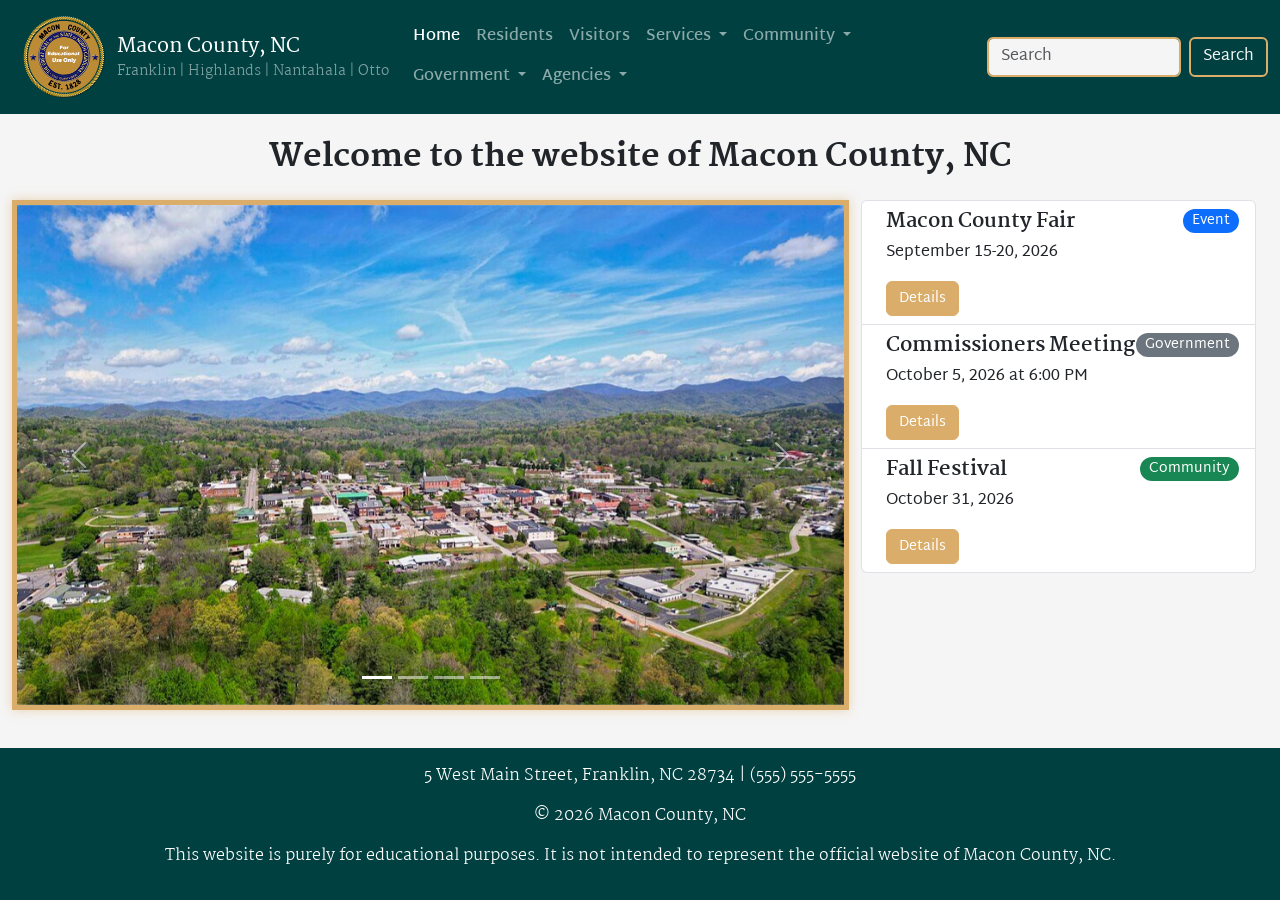
<file: index.html>
<!doctype html>
<html lang="en">
  <head>
    <meta charset="UTF-8" />
    <meta name="viewport" content="width=device-width, initial-scale=1.0" />
    <title>Home - Macon County, NC</title>
    <!-- Bootstrap CSS/JS -->
    <link
      href="https://cdn.jsdelivr.net/npm/bootstrap@5.3.8/dist/css/bootstrap.min.css"
      rel="stylesheet"
      integrity="sha384-sRIl4kxILFvY47J16cr9ZwB07vP4J8+LH7qKQnuqkuIAvNWLzeN8tE5YBujZqJLB"
      crossorigin="anonymous" />
    <script
      src="https://cdn.jsdelivr.net/npm/bootstrap@5.3.8/dist/js/bootstrap.bundle.min.js"
      integrity="sha384-FKyoEForCGlyvwx9Hj09JcYn3nv7wiPVlz7YYwJrWVcXK/BmnVDxM+D2scQbITxI"
      crossorigin="anonymous"
      defer></script>
    <!-- Google Fonts -->
    <link rel="preconnect" href="https://fonts.googleapis.com" />
    <link rel="preconnect" href="https://fonts.gstatic.com" crossorigin />
    <link
      href="https://fonts.googleapis.com/css2?family=Martel+Sans:wght@200;300;400;600;700;800;900&family=Martel:wght@200;300;400;600;700;800;900&display=swap"
      rel="stylesheet" />
    <!-- Custom CSS -->
    <link rel="stylesheet" href="./styles/main.css" />
    <link rel="stylesheet" href="./styles/home.css" />
    <!-- Favicon -->
    <link
      rel="icon"
      type="image/png"
      sizes="32x32"
      href=".images/favicon-32.png" />
  </head>
  <body class="container-fluid d-flex flex-column min-vh-100 px-0">
    <header>
      <!-- Navigation Bar -->
      <nav class="navbar navbar-expand-lg navbar-dark" aria-label="navigation">
        <div class="container-fluid">
          <a class="navbar-brand d-flex" href="/">
            <img
              src="./images/mock-macon-county-north-carolina.png"
              alt="Macon County, NC Seal"
              class="nav-logo"
              width="105" />
            <div class="d-flex flex-column justify-content-center">
              <span id="navTitle">Macon County, NC</span>
              <span id="navSubtitle" class="d-block text-white-50"
                >Franklin | Highlands | Nantahala | Otto</span
              >
            </div>
          </a>
          <button
            class="navbar-toggler"
            type="button"
            data-bs-toggle="collapse"
            data-bs-target="#navbarSupportedContent"
            aria-controls="navbarSupportedContent"
            aria-expanded="false"
            aria-label="Toggle navigation">
            <span class="navbar-toggler-icon"></span>
          </button>
          <div class="collapse navbar-collapse" id="navbarSupportedContent">
            <ul
              class="navbar-nav flex-wrap me-auto mb-2 mb-lg-0 martel-sans-semibold">
              <li class="nav-item">
                <a class="nav-link active" aria-current="page" href="/">Home</a>
              </li>
              <li class="nav-item">
                <a class="nav-link" href="./residents/">Residents</a>
              </li>
              <li class="nav-item">
                <a class="nav-link" href="./visitors/">Visitors</a>
              </li>
              <!-- Services Dropdown -->
              <li class="nav-item dropdown">
                <a
                  class="nav-link dropdown-toggle"
                  href="#"
                  role="button"
                  data-bs-toggle="dropdown"
                  aria-expanded="false">
                  Services
                </a>
                <ul class="dropdown-menu">
                  <li>
                    <a class="dropdown-item" href="./services/">Services</a>
                  </li>
                  <li><hr class="dropdown-divider" /></li>
                  <li>
                    <a class="dropdown-item" href="#">Records</a>
                  </li>
                  <li>
                    <a class="dropdown-item" href="#">Forms</a>
                  </li>
                </ul>
              </li>
              <!-- Community Dropdown -->
              <li class="nav-item dropdown">
                <a
                  class="nav-link dropdown-toggle"
                  href="#"
                  role="button"
                  data-bs-toggle="dropdown"
                  aria-expanded="false">
                  Community
                </a>
                <ul class="dropdown-menu">
                  <li>
                    <a class="dropdown-item" href="./community/">Community</a>
                  </li>
                  <li><hr class="dropdown-divider" /></li>
                  <li>
                    <a class="dropdown-item" href="#">Announcements</a>
                  </li>
                  <li>
                    <a class="dropdown-item" href="#">Events</a>
                  </li>
                </ul>
              </li>
              <!-- Government Dropdown -->
              <li class="nav-item dropdown">
                <a
                  class="nav-link dropdown-toggle"
                  href="#"
                  role="button"
                  data-bs-toggle="dropdown"
                  aria-expanded="false">
                  Government
                </a>
                <ul class="dropdown-menu">
                  <li>
                    <a class="dropdown-item" href="./government/">Government</a>
                  </li>
                  <li><hr class="dropdown-divider" /></li>
                  <li>
                    <a class="dropdown-item" href="#">Commissioners</a>
                  </li>
                  <li>
                    <a class="dropdown-item" href="#">Boards & Committees</a>
                  </li>
                </ul>
              </li>
              <!-- Agencies Dropdown -->
              <li class="nav-item dropdown">
                <a
                  class="nav-link dropdown-toggle"
                  href="#"
                  role="button"
                  data-bs-toggle="dropdown"
                  aria-expanded="false">
                  Agencies
                </a>
                <ul class="dropdown-menu">
                  <li>
                    <a class="dropdown-item" href="./agencies/">Agencies</a>
                  </li>
                  <li><hr class="dropdown-divider" /></li>
                  <li>
                    <a class="dropdown-item" href="#">Emergency Services</a>
                  </li>
                  <li>
                    <a class="dropdown-item" href="#">Board of Elections</a>
                  </li>
                </ul>
              </li>
            </ul>
            <!-- Search Form -->
            <form class="d-flex" role="search">
              <input
                id="navSearchInput"
                class="form-control me-2"
                type="search"
                placeholder="Search"
                aria-label="Search" />
              <button
                id="navSearchBtn"
                class="btn btn-outline-secondary"
                type="submit">
                Search
              </button>
            </form>
          </div>
        </div>
      </nav>
    </header>
    <main class="container-fluid">
      <section class="container-xxl">
        <div class="mt-4 mb-4">
          <h1 class="text-center">
            Welcome to the website of Macon County, NC
          </h1>
        </div>
      </section>
      <section class="container-xxl">
        <div class="row gy-4">
          <!-- Home Carousel -->
          <div
            id="homeCarousel"
            class="carousel slide carousel-fade col-lg-8"
            data-bs-ride="carousel">
            <div class="carousel-indicators">
              <button
                type="button"
                data-bs-target="#homeCarousel"
                data-bs-slide-to="0"
                class="active"
                aria-current="true"
                aria-label="Slide 1"></button>
              <button
                type="button"
                data-bs-target="#homeCarousel"
                data-bs-slide-to="1"
                aria-label="Slide 2"></button>
              <button
                type="button"
                data-bs-target="#homeCarousel"
                data-bs-slide-to="2"
                aria-label="Slide 3"></button>
              <button
                type="button"
                data-bs-target="#homeCarousel"
                data-bs-slide-to="3"
                aria-label="Slide 4"></button>
            </div>
            <div class="carousel-inner">
              <div class="carousel-item active">
                <img
                  src="./images/franklin-aerial.jpg"
                  class="d-block w-100"
                  alt="Aerial view of Franklin, NC" />
              </div>
              <div class="carousel-item">
                <img
                  src="./images/mountain.jpg"
                  class="d-block w-100"
                  alt="Mountain landscape" />
              </div>
              <div class="carousel-item">
                <img
                  src="./images/franklin-high-school.jpg"
                  class="d-block w-100"
                  alt="Aerial view of Franklin High School" />
              </div>
              <div class="carousel-item">
                <img
                  src="./images/road-and-fields.jpg"
                  class="d-block w-100"
                  alt="Aerial view of a highway and fields near Franklin, NC" />
              </div>
            </div>
            <button
              class="carousel-control-prev"
              type="button"
              data-bs-target="#homeCarousel"
              data-bs-slide="prev">
              <span
                class="carousel-control-prev-icon"
                aria-hidden="true"></span>
              <span class="visually-hidden">Previous</span>
            </button>
            <button
              class="carousel-control-next"
              type="button"
              data-bs-target="#homeCarousel"
              data-bs-slide="next">
              <span
                class="carousel-control-next-icon"
                aria-hidden="true"></span>
              <span class="visually-hidden">Next</span>
            </button>
          </div>
          <!-- Upcoming Events -->
          <aside id="upcomingEvents" class="col-lg-4">
            <ul class="list-group">
              <li
                class="list-group-item d-flex justify-content-between align-items-start">
                <div class="ms-2 me-auto">
                  <h3 class="fw-bold">Macon County Fair</h3>
                  <p>September 15-20, 2026</p>
                  <a href="#" class="btn btn-secondary">Details</a>
                </div>
                <span class="badge bg-primary rounded-pill">Event</span>
              </li>
              <li
                class="list-group-item d-flex justify-content-between align-items-start">
                <div class="ms-2 me-auto">
                  <h3 class="fw-bold">Commissioners Meeting</h3>
                  <p>October 5, 2026 at 6:00 PM</p>
                  <a href="#" class="btn btn-secondary">Details</a>
                </div>
                <span class="badge bg-secondary rounded-pill">Government</span>
              </li>
              <li
                class="list-group-item d-flex justify-content-between align-items-start">
                <div class="ms-2 me-auto">
                  <h3 class="fw-bold">Fall Festival</h3>
                  <p>October 31, 2026</p>
                  <a href="#" class="btn btn-secondary">Details</a>
                </div>
                <span class="badge bg-success rounded-pill">Community</span>
              </li>
            </ul>
          </aside>
        </div>
      </section>
    </main>
    <footer class="mt-auto py-3 text-center text-white martel-light">
      <p>5 West Main Street, Franklin, NC 28734 | (555) 555-5555</p>
      <p>&copy; 2026 Macon County, NC</p>
      <p>
        This website is purely for educational purposes. It is not intended to
        represent the official website of Macon County, NC.
      </p>
    </footer>
  </body>
</html>
</file>
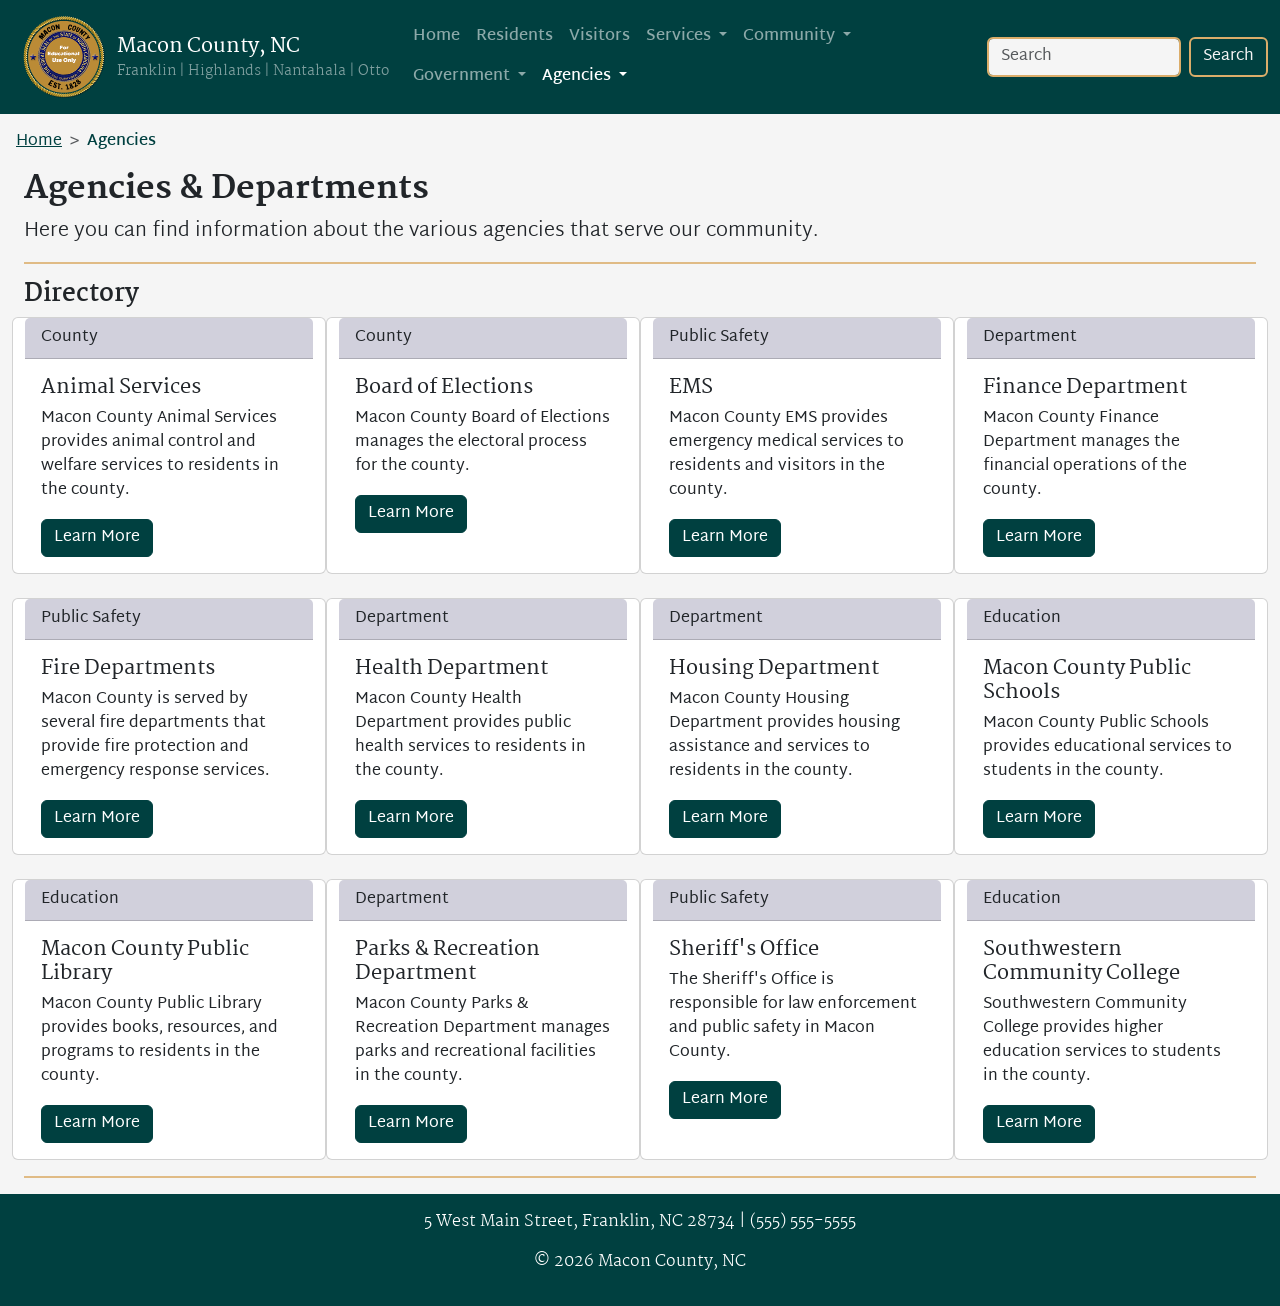
<file: agencies/index.html>
<!doctype html>
<html lang="en">
  <head>
    <meta charset="UTF-8" />
    <meta name="viewport" content="width=device-width, initial-scale=1.0" />
    <title>Agencies - Macon County, NC</title>
    <!-- Bootstrap CSS/JS -->
    <link
      href="https://cdn.jsdelivr.net/npm/bootstrap@5.3.8/dist/css/bootstrap.min.css"
      rel="stylesheet"
      integrity="sha384-sRIl4kxILFvY47J16cr9ZwB07vP4J8+LH7qKQnuqkuIAvNWLzeN8tE5YBujZqJLB"
      crossorigin="anonymous" />
    <script
      src="https://cdn.jsdelivr.net/npm/bootstrap@5.3.8/dist/js/bootstrap.bundle.min.js"
      integrity="sha384-FKyoEForCGlyvwx9Hj09JcYn3nv7wiPVlz7YYwJrWVcXK/BmnVDxM+D2scQbITxI"
      crossorigin="anonymous"
      defer></script>
    <!-- Google Fonts -->
    <link rel="preconnect" href="https://fonts.googleapis.com" />
    <link rel="preconnect" href="https://fonts.gstatic.com" crossorigin />
    <link
      href="https://fonts.googleapis.com/css2?family=Martel+Sans:wght@200;300;400;600;700;800;900&family=Martel:wght@200;300;400;600;700;800;900&display=swap"
      rel="stylesheet" />
    <!-- Custom CSS -->
    <link rel="stylesheet" href="../styles/main.css" />
    <link rel="stylesheet" href="../styles/top-level-page.css" />
    <!-- Favicon -->
    <link
      rel="icon"
      type="image/png"
      sizes="32x32"
      href="../images/favicon-32.png" />
  </head>
  <body class="container-fluid d-flex flex-column min-vh-100 px-0">
    <header>
      <!-- Navigation Bar -->
      <nav class="navbar navbar-expand-lg navbar-dark" aria-label="navigation">
        <div class="container-fluid">
          <a class="navbar-brand d-flex" href="../">
            <img
              src="../images/mock-macon-county-north-carolina.png"
              alt="Macon County, NC Seal"
              class="nav-logo"
              width="105" />
            <div class="d-flex flex-column justify-content-center">
              <span id="navTitle">Macon County, NC</span>
              <span id="navSubtitle" class="d-block text-white-50"
                >Franklin | Highlands | Nantahala | Otto</span
              >
            </div>
          </a>
          <button
            class="navbar-toggler"
            type="button"
            data-bs-toggle="collapse"
            data-bs-target="#navbarSupportedContent"
            aria-controls="navbarSupportedContent"
            aria-expanded="false"
            aria-label="Toggle navigation">
            <span class="navbar-toggler-icon"></span>
          </button>
          <div class="collapse navbar-collapse" id="navbarSupportedContent">
            <ul
              class="navbar-nav flex-wrap me-auto mb-2 mb-lg-0 martel-sans-semibold">
              <li class="nav-item">
                <a class="nav-link" href="../">Home</a>
              </li>
              <li class="nav-item">
                <a class="nav-link" href="../residents/">Residents</a>
              </li>
              <li class="nav-item">
                <a class="nav-link" href="../visitors/">Visitors</a>
              </li>
              <!-- Services Dropdown -->
              <li class="nav-item dropdown">
                <a
                  class="nav-link dropdown-toggle"
                  href="#"
                  role="button"
                  data-bs-toggle="dropdown"
                  aria-expanded="false">
                  Services
                </a>
                <ul class="dropdown-menu">
                  <li>
                    <a class="dropdown-item" href="../services/">Services</a>
                  </li>
                  <li><hr class="dropdown-divider" /></li>
                  <li>
                    <a class="dropdown-item" href="#">Records</a>
                  </li>
                  <li>
                    <a class="dropdown-item" href="#">Forms</a>
                  </li>
                </ul>
              </li>
              <!-- Community Dropdown -->
              <li class="nav-item dropdown">
                <a
                  class="nav-link dropdown-toggle"
                  href="#"
                  role="button"
                  data-bs-toggle="dropdown"
                  aria-expanded="false">
                  Community
                </a>
                <ul class="dropdown-menu">
                  <li>
                    <a class="dropdown-item" href="../community/">Community</a>
                  </li>
                  <li><hr class="dropdown-divider" /></li>
                  <li>
                    <a class="dropdown-item" href="#">Announcements</a>
                  </li>
                  <li>
                    <a class="dropdown-item" href="#">Events</a>
                  </li>
                </ul>
              </li>
              <!-- Government Dropdown -->
              <li class="nav-item dropdown">
                <a
                  class="nav-link dropdown-toggle"
                  href="#"
                  role="button"
                  data-bs-toggle="dropdown"
                  aria-expanded="false">
                  Government
                </a>
                <ul class="dropdown-menu">
                  <li>
                    <a class="dropdown-item" href="../government/">Government</a>
                  </li>
                  <li><hr class="dropdown-divider" /></li>
                  <li>
                    <a class="dropdown-item" href="#">Commissioners</a>
                  </li>
                  <li>
                    <a class="dropdown-item" href="#">Boards & Committees</a>
                  </li>
                </ul>
              </li>
              <!-- Agencies Dropdown -->
              <li class="nav-item dropdown">
                <a
                  class="nav-link dropdown-toggle active"
                  href="#"
                  role="button"
                  data-bs-toggle="dropdown"
                  aria-expanded="false">
                  Agencies
                </a>
                <ul class="dropdown-menu">
                  <li>
                    <a class="dropdown-item" href="../agencies/">Agencies</a>
                  </li>
                  <li><hr class="dropdown-divider" /></li>
                  <li>
                    <a class="dropdown-item" href="#">Emergency Services</a>
                  </li>
                  <li>
                    <a class="dropdown-item" href="#">Board of Elections</a>
                  </li>
                </ul>
              </li>
            </ul>
            <!-- Search Form -->
            <form class="d-flex" role="search">
              <input
                id="navSearchInput"
                class="form-control me-2"
                type="search"
                placeholder="Search"
                aria-label="Search" />
              <button
                id="navSearchBtn"
                class="btn btn-outline-secondary"
                type="submit">
                Search
              </button>
            </form>
          </div>
        </div>
      </nav>
      <!-- Breadcrumb -->
      <nav class="nav-breadcrumb" aria-label="breadcrumb">
        <ol class="breadcrumb">
          <li class="breadcrumb-item"><a href="../">Home</a></li>
          <li class="breadcrumb-item active" aria-current="page">Agencies</li>
        </ol>
      </nav>
    </header>
    <main class="container-fluid">
      <section class="container-xxl">
        <h1>Agencies & Departments</h1>
        <p class="lead">
          Here you can find information about the various agencies that serve
          our community.
        </p>
        <hr />
      </section>
      <!-- Directory Cards -->
      <section class="container-xxl">
        <h2>Directory</h2>
        <div
          class="row row-cols-1 row-cols-md-2 row-cols-lg-3 row-cols-xl-4 g-4">
          <article class="card">
            <p class="card-header">County</p>
            <div class="card-body">
              <h3 class="card-title">Animal Services</h3>
              <p class="card-text">
                Macon County Animal Services provides animal control and welfare
                services to residents in the county.
              </p>
              <a class="btn btn-primary" href="#">Learn More</a>
            </div>
          </article>
          <article class="card">
            <p class="card-header">County</p>
            <div class="card-body">
              <h3 class="card-title">Board of Elections</h3>
              <p class="card-text">
                Macon County Board of Elections manages the electoral process
                for the county.
              </p>
              <a class="btn btn-primary" href="#">Learn More</a>
            </div>
          </article>
          <article class="card">
            <p class="card-header">Public Safety</p>
            <div class="card-body">
              <h3 class="card-title">EMS</h3>
              <p class="card-text">
                Macon County EMS provides emergency medical services to
                residents and visitors in the county.
              </p>
              <a class="btn btn-primary" href="#">Learn More</a>
            </div>
          </article>
          <article class="card">
            <p class="card-header">Department</p>
            <div class="card-body">
              <h3 class="card-title">Finance Department</h3>
              <p class="card-text">
                Macon County Finance Department manages the financial operations
                of the county.
              </p>
              <a class="btn btn-primary" href="#">Learn More</a>
            </div>
          </article>
          <article class="card">
            <p class="card-header">Public Safety</p>
            <div class="card-body">
              <h3 class="card-title">Fire Departments</h3>
              <p class="card-text">
                Macon County is served by several fire departments that provide
                fire protection and emergency response services.
              </p>
              <a class="btn btn-primary" href="#">Learn More</a>
            </div>
          </article>
          <article class="card">
            <p class="card-header">Department</p>
            <div class="card-body">
              <h3 class="card-title">Health Department</h3>
              <p class="card-text">
                Macon County Health Department provides public health services
                to residents in the county.
              </p>
              <a class="btn btn-primary" href="#">Learn More</a>
            </div>
          </article>
          <article class="card">
            <p class="card-header">Department</p>
            <div class="card-body">
              <h3 class="card-title">Housing Department</h3>
              <p class="card-text">
                Macon County Housing Department provides housing assistance and
                services to residents in the county.
              </p>
              <a class="btn btn-primary" href="#">Learn More</a>
            </div>
          </article>
          <article class="card">
            <p class="card-header">Education</p>
            <div class="card-body">
              <h3 class="card-title">Macon County Public Schools</h3>
              <p class="card-text">
                Macon County Public Schools provides educational services to
                students in the county.
              </p>
              <a class="btn btn-primary" href="#">Learn More</a>
            </div>
          </article>
          <article class="card">
            <p class="card-header">Education</p>
            <div class="card-body">
              <h3 class="card-title">Macon County Public Library</h3>
              <p class="card-text">
                Macon County Public Library provides books, resources, and
                programs to residents in the county.
              </p>
              <a class="btn btn-primary" href="#">Learn More</a>
            </div>
          </article>
          <article class="card">
            <p class="card-header">Department</p>
            <div class="card-body">
              <h3 class="card-title">Parks & Recreation Department</h3>
              <p class="card-text">
                Macon County Parks & Recreation Department manages parks and
                recreational facilities in the county.
              </p>
              <a class="btn btn-primary" href="#">Learn More</a>
            </div>
          </article>
          <article class="card">
            <p class="card-header">Public Safety</p>
            <div class="card-body">
              <h3 class="card-title">Sheriff's Office</h3>
              <p class="card-text">
                The Sheriff's Office is responsible for law enforcement and
                public safety in Macon County.
              </p>
              <a class="btn btn-primary" href="#">Learn More</a>
            </div>
          </article>
          <article class="card">
            <p class="card-header">Education</p>
            <div class="card-body">
              <h3 class="card-title">Southwestern Community College</h3>
              <p class="card-text">
                Southwestern Community College provides higher education
                services to students in the county.
              </p>
              <a class="btn btn-primary" href="#">Learn More</a>
            </div>
          </article>
        </div>
        <hr />
      </section>
    </main>
    <footer class="mt-auto py-3 text-center text-white martel-light">
      <p>5 West Main Street, Franklin, NC 28734 | (555) 555-5555</p>
      <p>&copy; 2026 Macon County, NC</p>
    </footer>
  </body>
</html>
</file>
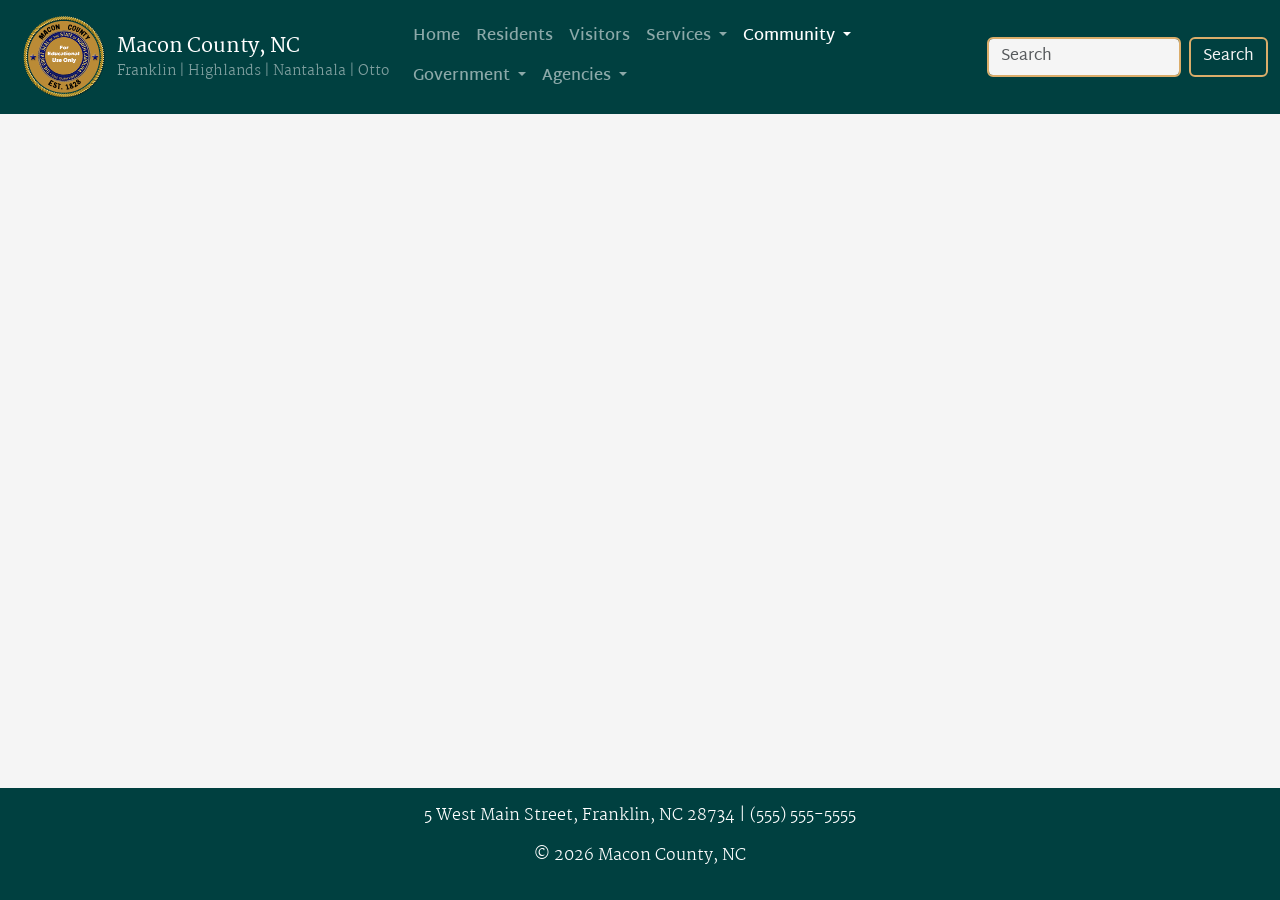
<file: community/index.html>
<!doctype html>
<html lang="en">
  <head>
    <meta charset="UTF-8" />
    <meta name="viewport" content="width=device-width, initial-scale=1.0" />
    <title>Community - Macon County, NC</title>
    <!-- Bootstrap CSS/JS -->
    <link
      href="https://cdn.jsdelivr.net/npm/bootstrap@5.3.8/dist/css/bootstrap.min.css"
      rel="stylesheet"
      integrity="sha384-sRIl4kxILFvY47J16cr9ZwB07vP4J8+LH7qKQnuqkuIAvNWLzeN8tE5YBujZqJLB"
      crossorigin="anonymous" />
    <script
      src="https://cdn.jsdelivr.net/npm/bootstrap@5.3.8/dist/js/bootstrap.bundle.min.js"
      integrity="sha384-FKyoEForCGlyvwx9Hj09JcYn3nv7wiPVlz7YYwJrWVcXK/BmnVDxM+D2scQbITxI"
      crossorigin="anonymous"
      defer></script>
    <!-- Google Fonts -->
    <link rel="preconnect" href="https://fonts.googleapis.com" />
    <link rel="preconnect" href="https://fonts.gstatic.com" crossorigin />
    <link
      href="https://fonts.googleapis.com/css2?family=Martel+Sans:wght@200;300;400;600;700;800;900&family=Martel:wght@200;300;400;600;700;800;900&display=swap"
      rel="stylesheet" />
    <!-- Custom CSS -->
    <link rel="stylesheet" href="../styles/main.css" />
    <!-- Favicon -->
    <link
      rel="icon"
      type="image/png"
      sizes="32x32"
      href="../images/favicon-32.png" />
  </head>
  <body class="container-fluid d-flex flex-column min-vh-100 px-0">
    <header>
      <!-- Navigation Bar -->
      <nav class="navbar navbar-expand-lg navbar-dark" aria-label="navigation">
        <div class="container-fluid">
          <a class="navbar-brand d-flex" href="../">
            <img
              src="../images/mock-macon-county-north-carolina.png"
              alt="Macon County, NC Seal"
              class="nav-logo"
              width="105" />
            <div class="d-flex flex-column justify-content-center">
              <span id="navTitle">Macon County, NC</span>
              <span id="navSubtitle" class="d-block text-white-50"
                >Franklin | Highlands | Nantahala | Otto</span
              >
            </div>
          </a>
          <button
            class="navbar-toggler"
            type="button"
            data-bs-toggle="collapse"
            data-bs-target="#navbarSupportedContent"
            aria-controls="navbarSupportedContent"
            aria-expanded="false"
            aria-label="Toggle navigation">
            <span class="navbar-toggler-icon"></span>
          </button>
          <div class="collapse navbar-collapse" id="navbarSupportedContent">
            <ul
              class="navbar-nav flex-wrap me-auto mb-2 mb-lg-0 martel-sans-semibold">
              <li class="nav-item">
                <a class="nav-link" href="../">Home</a>
              </li>
              <li class="nav-item">
                <a class="nav-link" href="../residents/">Residents</a>
              </li>
              <li class="nav-item">
                <a class="nav-link" href="../visitors/">Visitors</a>
              </li>
              <!-- Services Dropdown -->
              <li class="nav-item dropdown">
                <a
                  class="nav-link dropdown-toggle"
                  href="#"
                  role="button"
                  data-bs-toggle="dropdown"
                  aria-expanded="false">
                  Services
                </a>
                <ul class="dropdown-menu">
                  <li>
                    <a class="dropdown-item" href="../services/">Services</a>
                  </li>
                  <li><hr class="dropdown-divider" /></li>
                  <li>
                    <a class="dropdown-item" href="#">Records</a>
                  </li>
                  <li>
                    <a class="dropdown-item" href="#">Forms</a>
                  </li>
                </ul>
              </li>
              <!-- Community Dropdown -->
              <li class="nav-item dropdown">
                <a
                  class="nav-link dropdown-toggle active"
                  href="#"
                  role="button"
                  data-bs-toggle="dropdown"
                  aria-expanded="false">
                  Community
                </a>
                <ul class="dropdown-menu">
                  <li>
                    <a class="dropdown-item" href="../community/">Community</a>
                  </li>
                  <li><hr class="dropdown-divider" /></li>
                  <li>
                    <a class="dropdown-item" href="#">Announcements</a>
                  </li>
                  <li>
                    <a class="dropdown-item" href="#">Events</a>
                  </li>
                </ul>
              </li>
              <!-- Government Dropdown -->
              <li class="nav-item dropdown">
                <a
                  class="nav-link dropdown-toggle"
                  href="#"
                  role="button"
                  data-bs-toggle="dropdown"
                  aria-expanded="false">
                  Government
                </a>
                <ul class="dropdown-menu">
                  <li>
                    <a class="dropdown-item" href="../government/">Government</a>
                  </li>
                  <li><hr class="dropdown-divider" /></li>
                  <li>
                    <a class="dropdown-item" href="#">Commissioners</a>
                  </li>
                  <li>
                    <a class="dropdown-item" href="#">Boards & Committees</a>
                  </li>
                </ul>
              </li>
              <!-- Agencies Dropdown -->
              <li class="nav-item dropdown">
                <a
                  class="nav-link dropdown-toggle"
                  href="#"
                  role="button"
                  data-bs-toggle="dropdown"
                  aria-expanded="false">
                  Agencies
                </a>
                <ul class="dropdown-menu">
                  <li>
                    <a class="dropdown-item" href="../agencies/">Agencies</a>
                  </li>
                  <li><hr class="dropdown-divider" /></li>
                  <li>
                    <a class="dropdown-item" href="#">Emergency Services</a>
                  </li>
                  <li>
                    <a class="dropdown-item" href="#">Board of Elections</a>
                  </li>
                </ul>
              </li>
            </ul>
            <!-- Search Form -->
            <form class="d-flex" role="search">
              <input
                id="navSearchInput"
                class="form-control me-2"
                type="search"
                placeholder="Search"
                aria-label="Search" />
              <button
                id="navSearchBtn"
                class="btn btn-outline-secondary"
                type="submit">
                Search
              </button>
            </form>
          </div>
        </div>
      </nav>
    </header>
    <main></main>
    <footer class="mt-auto py-3 text-center text-white martel-light">
      <p>5 West Main Street, Franklin, NC 28734 | (555) 555-5555</p>
      <p>&copy; 2026 Macon County, NC</p>
    </footer>
  </body>
</html>
</file>
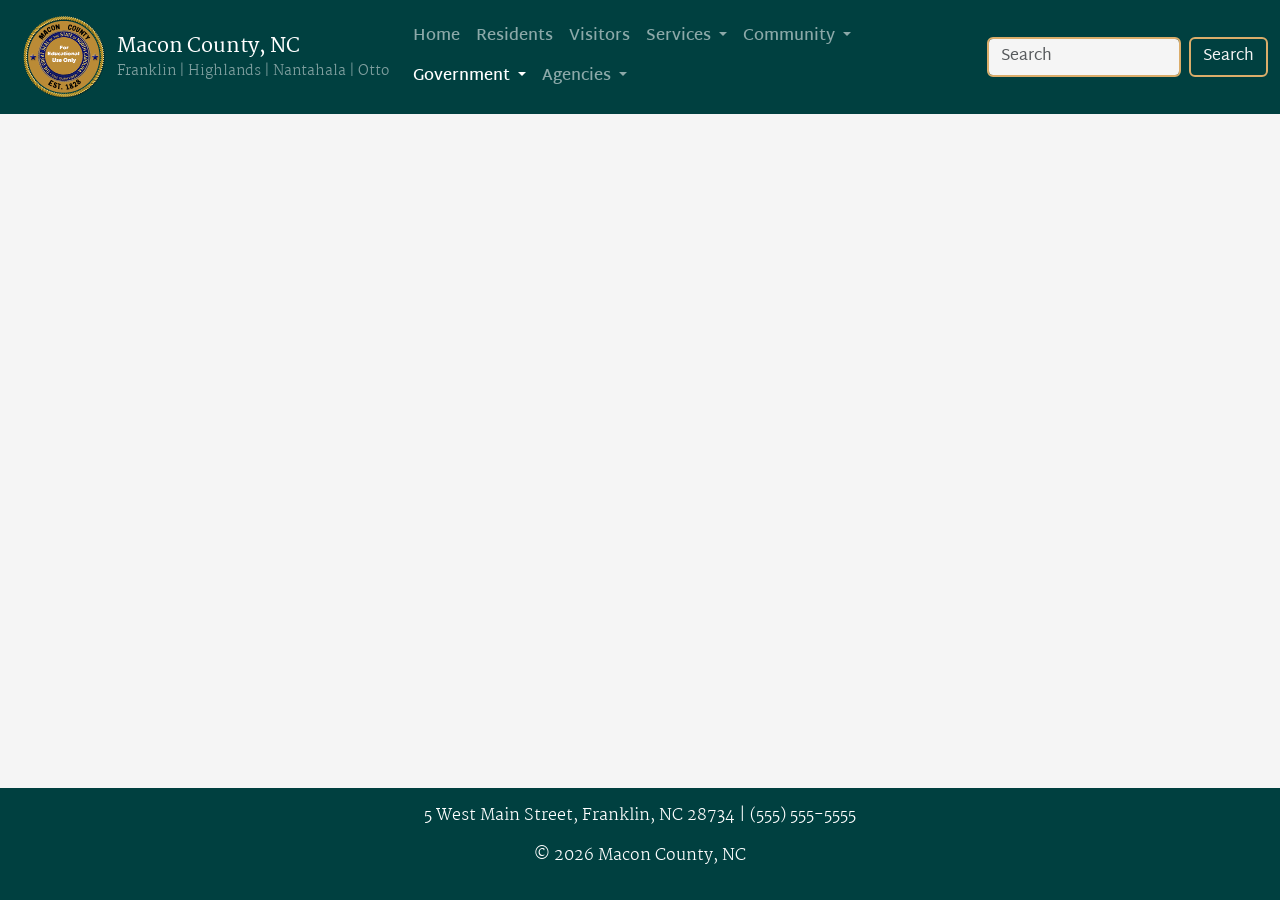
<file: government/index.html>
<!doctype html>
<html lang="en">
  <head>
    <meta charset="UTF-8" />
    <meta name="viewport" content="width=device-width, initial-scale=1.0" />
    <title>Government - Macon County, NC</title>
    <!-- Bootstrap CSS/JS -->
    <link
      href="https://cdn.jsdelivr.net/npm/bootstrap@5.3.8/dist/css/bootstrap.min.css"
      rel="stylesheet"
      integrity="sha384-sRIl4kxILFvY47J16cr9ZwB07vP4J8+LH7qKQnuqkuIAvNWLzeN8tE5YBujZqJLB"
      crossorigin="anonymous" />
    <script
      src="https://cdn.jsdelivr.net/npm/bootstrap@5.3.8/dist/js/bootstrap.bundle.min.js"
      integrity="sha384-FKyoEForCGlyvwx9Hj09JcYn3nv7wiPVlz7YYwJrWVcXK/BmnVDxM+D2scQbITxI"
      crossorigin="anonymous"
      defer></script>
    <!-- Google Fonts -->
    <link rel="preconnect" href="https://fonts.googleapis.com" />
    <link rel="preconnect" href="https://fonts.gstatic.com" crossorigin />
    <link
      href="https://fonts.googleapis.com/css2?family=Martel+Sans:wght@200;300;400;600;700;800;900&family=Martel:wght@200;300;400;600;700;800;900&display=swap"
      rel="stylesheet" />
    <!-- Custom CSS -->
    <link rel="stylesheet" href="../styles/main.css" />
    <!-- Favicon -->
    <link
      rel="icon"
      type="image/png"
      sizes="32x32"
      href="../images/favicon-32.png" />
  </head>
  <body class="container-fluid d-flex flex-column min-vh-100 px-0">
    <header>
      <!-- Navigation Bar -->
      <nav class="navbar navbar-expand-lg navbar-dark" aria-label="navigation">
        <div class="container-fluid">
          <a class="navbar-brand d-flex" href="../">
            <img
              src="../images/mock-macon-county-north-carolina.png"
              alt="Macon County, NC Seal"
              class="nav-logo"
              width="105" />
            <div class="d-flex flex-column justify-content-center">
              <span id="navTitle">Macon County, NC</span>
              <span id="navSubtitle" class="d-block text-white-50"
                >Franklin | Highlands | Nantahala | Otto</span
              >
            </div>
          </a>
          <button
            class="navbar-toggler"
            type="button"
            data-bs-toggle="collapse"
            data-bs-target="#navbarSupportedContent"
            aria-controls="navbarSupportedContent"
            aria-expanded="false"
            aria-label="Toggle navigation">
            <span class="navbar-toggler-icon"></span>
          </button>
          <div class="collapse navbar-collapse" id="navbarSupportedContent">
            <ul
              class="navbar-nav flex-wrap me-auto mb-2 mb-lg-0 martel-sans-semibold">
              <li class="nav-item">
                <a class="nav-link" href="../">Home</a>
              </li>
              <li class="nav-item">
                <a class="nav-link" href="../residents/">Residents</a>
              </li>
              <li class="nav-item">
                <a class="nav-link" href="../visitors/">Visitors</a>
              </li>
              <!-- Services Dropdown -->
              <li class="nav-item dropdown">
                <a
                  class="nav-link dropdown-toggle"
                  href="#"
                  role="button"
                  data-bs-toggle="dropdown"
                  aria-expanded="false">
                  Services
                </a>
                <ul class="dropdown-menu">
                  <li>
                    <a class="dropdown-item" href="../services/">Services</a>
                  </li>
                  <li><hr class="dropdown-divider" /></li>
                  <li>
                    <a class="dropdown-item" href="#">Records</a>
                  </li>
                  <li>
                    <a class="dropdown-item" href="#">Forms</a>
                  </li>
                </ul>
              </li>
              <!-- Community Dropdown -->
              <li class="nav-item dropdown">
                <a
                  class="nav-link dropdown-toggle"
                  href="#"
                  role="button"
                  data-bs-toggle="dropdown"
                  aria-expanded="false">
                  Community
                </a>
                <ul class="dropdown-menu">
                  <li>
                    <a class="dropdown-item" href="../community/">Community</a>
                  </li>
                  <li><hr class="dropdown-divider" /></li>
                  <li>
                    <a class="dropdown-item" href="#">Announcements</a>
                  </li>
                  <li>
                    <a class="dropdown-item" href="#">Events</a>
                  </li>
                </ul>
              </li>
              <!-- Government Dropdown -->
              <li class="nav-item dropdown">
                <a
                  class="nav-link dropdown-toggle active"
                  href="#"
                  role="button"
                  data-bs-toggle="dropdown"
                  aria-expanded="false">
                  Government
                </a>
                <ul class="dropdown-menu">
                  <li>
                    <a class="dropdown-item" href="../government/">Government</a>
                  </li>
                  <li><hr class="dropdown-divider" /></li>
                  <li>
                    <a class="dropdown-item" href="#">Commissioners</a>
                  </li>
                  <li>
                    <a class="dropdown-item" href="#">Boards & Committees</a>
                  </li>
                </ul>
              </li>
              <!-- Agencies Dropdown -->
              <li class="nav-item dropdown">
                <a
                  class="nav-link dropdown-toggle"
                  href="#"
                  role="button"
                  data-bs-toggle="dropdown"
                  aria-expanded="false">
                  Agencies
                </a>
                <ul class="dropdown-menu">
                  <li>
                    <a class="dropdown-item" href="../agencies/">Agencies</a>
                  </li>
                  <li><hr class="dropdown-divider" /></li>
                  <li>
                    <a class="dropdown-item" href="#">Emergency Services</a>
                  </li>
                  <li>
                    <a class="dropdown-item" href="#">Board of Elections</a>
                  </li>
                </ul>
              </li>
            </ul>
            <!-- Search Form -->
            <form class="d-flex" role="search">
              <input
                id="navSearchInput"
                class="form-control me-2"
                type="search"
                placeholder="Search"
                aria-label="Search" />
              <button
                id="navSearchBtn"
                class="btn btn-outline-secondary"
                type="submit">
                Search
              </button>
            </form>
          </div>
        </div>
      </nav>
    </header>
    <main></main>
    <footer class="mt-auto py-3 text-center text-white martel-light">
      <p>5 West Main Street, Franklin, NC 28734 | (555) 555-5555</p>
      <p>&copy; 2026 Macon County, NC</p>
    </footer>
  </body>
</html>
</file>
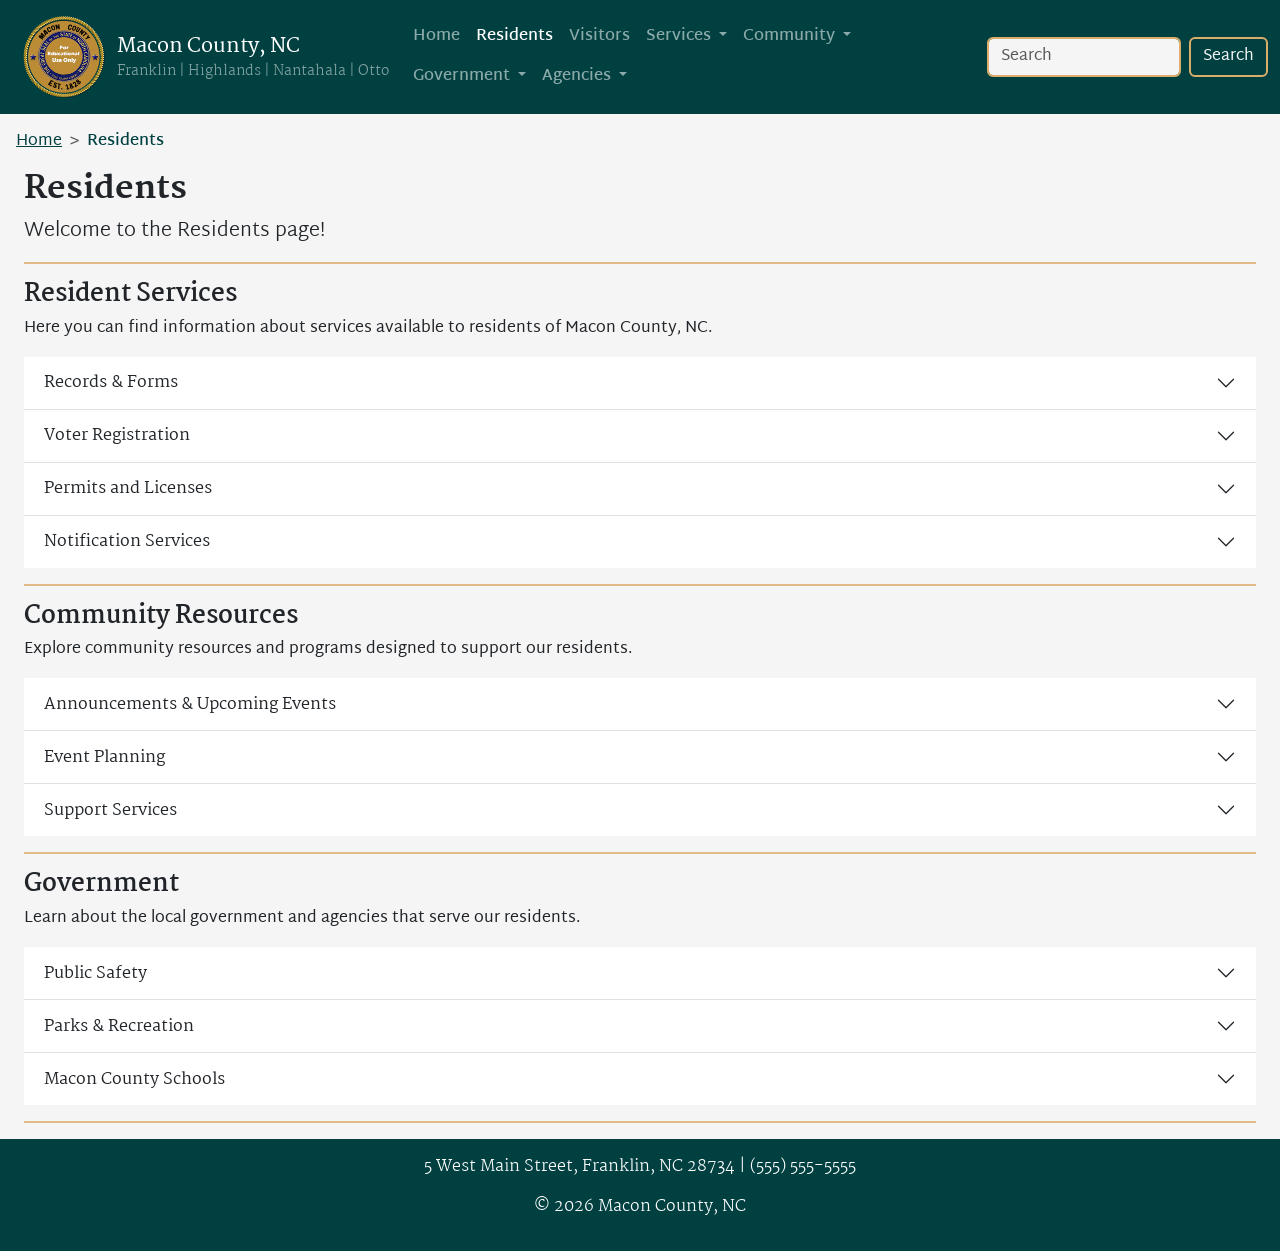
<file: residents/index.html>
<!doctype html>
<html lang="en">
  <head>
    <meta charset="UTF-8" />
    <meta name="viewport" content="width=device-width, initial-scale=1.0" />
    <title>Residents - Macon County, NC</title>
    <!-- Bootstrap CSS/JS -->
    <link
      href="https://cdn.jsdelivr.net/npm/bootstrap@5.3.8/dist/css/bootstrap.min.css"
      rel="stylesheet"
      integrity="sha384-sRIl4kxILFvY47J16cr9ZwB07vP4J8+LH7qKQnuqkuIAvNWLzeN8tE5YBujZqJLB"
      crossorigin="anonymous" />
    <script
      src="https://cdn.jsdelivr.net/npm/bootstrap@5.3.8/dist/js/bootstrap.bundle.min.js"
      integrity="sha384-FKyoEForCGlyvwx9Hj09JcYn3nv7wiPVlz7YYwJrWVcXK/BmnVDxM+D2scQbITxI"
      crossorigin="anonymous"
      defer></script>
    <!-- Google Fonts -->
    <link rel="preconnect" href="https://fonts.googleapis.com" />
    <link rel="preconnect" href="https://fonts.gstatic.com" crossorigin />
    <link
      href="https://fonts.googleapis.com/css2?family=Martel+Sans:wght@200;300;400;600;700;800;900&family=Martel:wght@200;300;400;600;700;800;900&display=swap"
      rel="stylesheet" />
    <!-- Custom CSS -->
    <link rel="stylesheet" href="../styles/main.css" />
    <link rel="stylesheet" href="../styles/quick-links-page.css" />
    <!-- Favicon -->
    <link
      rel="icon"
      type="image/png"
      sizes="32x32"
      href="../images/favicon-32.png" />
  </head>
  <body class="container-fluid d-flex flex-column min-vh-100 px-0">
    <header>
      <!-- Navigation Bar -->
      <nav class="navbar navbar-expand-lg navbar-dark" aria-label="navigation">
        <div class="container-fluid">
          <a class="navbar-brand d-flex" href="../">
            <img
              src="../images/mock-macon-county-north-carolina.png"
              alt="Macon County, NC Seal"
              class="nav-logo"
              width="105" />
            <div class="d-flex flex-column justify-content-center">
              <span id="navTitle">Macon County, NC</span>
              <span id="navSubtitle" class="d-block text-white-50"
                >Franklin | Highlands | Nantahala | Otto</span
              >
            </div>
          </a>
          <button
            class="navbar-toggler"
            type="button"
            data-bs-toggle="collapse"
            data-bs-target="#navbarSupportedContent"
            aria-controls="navbarSupportedContent"
            aria-expanded="false"
            aria-label="Toggle navigation">
            <span class="navbar-toggler-icon"></span>
          </button>
          <div class="collapse navbar-collapse" id="navbarSupportedContent">
            <ul
              class="navbar-nav flex-wrap me-auto mb-2 mb-lg-0 martel-sans-semibold">
              <li class="nav-item">
                <a class="nav-link" href="../">Home</a>
              </li>
              <li class="nav-item">
                <a class="nav-link active" aria-current="page" href="../residents/">Residents</a>
              </li>
              <li class="nav-item">
                <a class="nav-link" href="../visitors/">Visitors</a>
              </li>
              <!-- Services Dropdown -->
              <li class="nav-item dropdown">
                <a
                  class="nav-link dropdown-toggle"
                  href="#"
                  role="button"
                  data-bs-toggle="dropdown"
                  aria-expanded="false">
                  Services
                </a>
                <ul class="dropdown-menu">
                  <li>
                    <a class="dropdown-item" href="../services/">Services</a>
                  </li>
                  <li><hr class="dropdown-divider" /></li>
                  <li>
                    <a class="dropdown-item" href="#">Records</a>
                  </li>
                  <li>
                    <a class="dropdown-item" href="#">Forms</a>
                  </li>
                </ul>
              </li>
              <!-- Community Dropdown -->
              <li class="nav-item dropdown">
                <a
                  class="nav-link dropdown-toggle"
                  href="#"
                  role="button"
                  data-bs-toggle="dropdown"
                  aria-expanded="false">
                  Community
                </a>
                <ul class="dropdown-menu">
                  <li>
                    <a class="dropdown-item" href="../community/">Community</a>
                  </li>
                  <li><hr class="dropdown-divider" /></li>
                  <li>
                    <a class="dropdown-item" href="#">Announcements</a>
                  </li>
                  <li>
                    <a class="dropdown-item" href="#">Events</a>
                  </li>
                </ul>
              </li>
              <!-- Government Dropdown -->
              <li class="nav-item dropdown">
                <a
                  class="nav-link dropdown-toggle"
                  href="#"
                  role="button"
                  data-bs-toggle="dropdown"
                  aria-expanded="false">
                  Government
                </a>
                <ul class="dropdown-menu">
                  <li>
                    <a class="dropdown-item" href="../government/">Government</a>
                  </li>
                  <li><hr class="dropdown-divider" /></li>
                  <li>
                    <a class="dropdown-item" href="#">Commissioners</a>
                  </li>
                  <li>
                    <a class="dropdown-item" href="#">Boards & Committees</a>
                  </li>
                </ul>
              </li>
              <!-- Agencies Dropdown -->
              <li class="nav-item dropdown">
                <a
                  class="nav-link dropdown-toggle"
                  href="#"
                  role="button"
                  data-bs-toggle="dropdown"
                  aria-expanded="false">
                  Agencies
                </a>
                <ul class="dropdown-menu">
                  <li>
                    <a class="dropdown-item" href="../agencies/">Agencies</a>
                  </li>
                  <li><hr class="dropdown-divider" /></li>
                  <li>
                    <a class="dropdown-item" href="#">Emergency Services</a>
                  </li>
                  <li>
                    <a class="dropdown-item" href="#">Board of Elections</a>
                  </li>
                </ul>
              </li>
            </ul>
            <!-- Search Form -->
            <form class="d-flex" role="search">
              <input
                id="navSearchInput"
                class="form-control me-2"
                type="search"
                placeholder="Search"
                aria-label="Search" />
              <button
                id="navSearchBtn"
                class="btn btn-outline-secondary"
                type="submit">
                Search
              </button>
            </form>
          </div>
        </div>
      </nav>
      <!-- Breadcrumb -->
      <nav class="nav-breadcrumb" aria-label="breadcrumb">
        <ol class="breadcrumb">
          <li class="breadcrumb-item"><a href="../">Home</a></li>
          <li class="breadcrumb-item active" aria-current="page">Residents</li>
        </ol>
      </nav>
    </header>
    <main class="container-fluid">
      <section class="container-xxl">
        <h1>Residents</h1>
        <p class="lead">Welcome to the Residents page!</p>
        <hr />
      </section>
      <section class="container-xxl">
        <h2>Resident Services</h2>
        <p>
          Here you can find information about services available to residents of
          Macon County, NC.
        </p>
        <!-- Resident Services Accordion List -->
        <ul class="accordion accordion-flush" id="residentsAccordion">
          <li class="accordion-item">
            <h3 class="accordion-header">
              <button
                class="accordion-button collapsed"
                type="button"
                data-bs-toggle="collapse"
                data-bs-target="#recordsAndForms"
                aria-expanded="false"
                aria-controls="recordsAndForms">
                Records & Forms
              </button>
            </h3>
            <div
              id="recordsAndForms"
              class="accordion-collapse collapse"
              data-bs-parent="#residentsAccordion">
              <p class="accordion-body"></p>
            </div>
          </li>
          <li class="accordion-item">
            <h3 class="accordion-header">
              <button
                class="accordion-button collapsed"
                type="button"
                data-bs-toggle="collapse"
                data-bs-target="#voterRegistration"
                aria-expanded="false"
                aria-controls="voterRegistration">
                Voter Registration
              </button>
            </h3>
            <div
              id="voterRegistration"
              class="accordion-collapse collapse"
              data-bs-parent="#residentsAccordion">
              <p class="accordion-body"></p>
            </div>
          </li>
          <li class="accordion-item">
            <h3 class="accordion-header">
              <button
                class="accordion-button collapsed"
                type="button"
                data-bs-toggle="collapse"
                data-bs-target="#permitsAndLicenses"
                aria-expanded="false"
                aria-controls="permitsAndLicenses">
                Permits and Licenses
              </button>
            </h3>
            <div
              id="permitsAndLicenses"
              class="accordion-collapse collapse"
              data-bs-parent="#residentsAccordion">
              <p class="accordion-body"></p>
            </div>
          </li>
          <li class="accordion-item">
            <h3 class="accordion-header">
              <button
                class="accordion-button collapsed"
                type="button"
                data-bs-toggle="collapse"
                data-bs-target="#notificationServices"
                aria-expanded="false"
                aria-controls="notificationServices">
                Notification Services
              </button>
            </h3>
            <div
              id="notificationServices"
              class="accordion-collapse collapse"
              data-bs-parent="#residentsAccordion">
              <p class="accordion-body"></p>
            </div>
          </li>
        </ul>
        <hr />
      </section>
      <section class="container-xxl">
        <h2>Community Resources</h2>
        <p>
          Explore community resources and programs designed to support our
          residents.
        </p>
        <!-- Community Resources Accordion List -->
        <ul class="accordion accordion-flush" id="communityResourcesAccordion">
          <li class="accordion-item">
            <h3 class="accordion-header">
              <button
                class="accordion-button collapsed"
                type="button"
                data-bs-toggle="collapse"
                data-bs-target="#announcementsAndEvents"
                aria-expanded="false"
                aria-controls="announcementsAndEvents">
                Announcements & Upcoming Events
              </button>
            </h3>
            <div
              id="announcementsAndEvents"
              class="accordion-collapse collapse"
              data-bs-parent="#communityResourcesAccordion">
              <p class="accordion-body"></p>
            </div>
          </li>
          <li class="accordion-item">
            <h3 class="accordion-header">
              <button
                class="accordion-button collapsed"
                type="button"
                data-bs-toggle="collapse"
                data-bs-target="#eventPlanning"
                aria-expanded="false"
                aria-controls="eventPlanning">
                Event Planning
              </button>
            </h3>
            <div
              id="eventPlanning"
              class="accordion-collapse collapse"
              data-bs-parent="#communityResourcesAccordion">
              <p class="accordion-body"></p>
            </div>
          </li>
          <li class="accordion-item">
            <h3 class="accordion-header">
              <button
                class="accordion-button collapsed"
                type="button"
                data-bs-toggle="collapse"
                data-bs-target="#supportServices"
                aria-expanded="false"
                aria-controls="supportServices">
                Support Services
              </button>
            </h3>
            <div
              id="supportServices"
              class="accordion-collapse collapse"
              data-bs-parent="#communityResourcesAccordion">
              <p class="accordion-body"></p>
            </div>
          </li>
        </ul>
        <hr />
      </section>
      <section class="container-xxl">
        <h2>Government</h2>
        <p>
          Learn about the local government and agencies that serve our
          residents.
        </p>
        <!-- Government Accordion List -->
        <ul class="accordion accordion-flush" id="governmentAccordion">
          <li class="accordion-item">
            <h3 class="accordion-header">
              <button
                class="accordion-button collapsed"
                type="button"
                data-bs-toggle="collapse"
                data-bs-target="#publicSafety"
                aria-expanded="false"
                aria-controls="publicSafety">
                Public Safety
              </button>
            </h3>
            <div
              id="publicSafety"
              class="accordion-collapse collapse"
              data-bs-parent="#governmentAccordion">
              <p class="accordion-body"></p>
            </div>
          </li>
          <li class="accordion-item">
            <h3 class="accordion-header">
              <button
                class="accordion-button collapsed"
                type="button"
                data-bs-toggle="collapse"
                data-bs-target="#parksAndRecreation"
                aria-expanded="false"
                aria-controls="parksAndRecreation">
                Parks & Recreation
              </button>
            </h3>
            <div
              id="parksAndRecreation"
              class="accordion-collapse collapse"
              data-bs-parent="#governmentAccordion">
              <p class="accordion-body"></p>
            </div>
          </li>
          <li class="accordion-item">
            <h3 class="accordion-header">
              <button
                class="accordion-button collapsed"
                type="button"
                data-bs-toggle="collapse"
                data-bs-target="#maconCountySchools"
                aria-expanded="false"
                aria-controls="maconCountySchools">
                Macon County Schools
              </button>
            </h3>
            <div
              id="maconCountySchools"
              class="accordion-collapse collapse"
              data-bs-parent="#governmentAccordion">
              <p class="accordion-body"></p>
            </div>
          </li>
        </ul>
        <hr />
      </section>
    </main>
    <footer class="mt-auto py-3 text-center text-white martel-light">
      <p>5 West Main Street, Franklin, NC 28734 | (555) 555-5555</p>
      <p>&copy; 2026 Macon County, NC</p>
    </footer>
  </body>
</html>
</file>
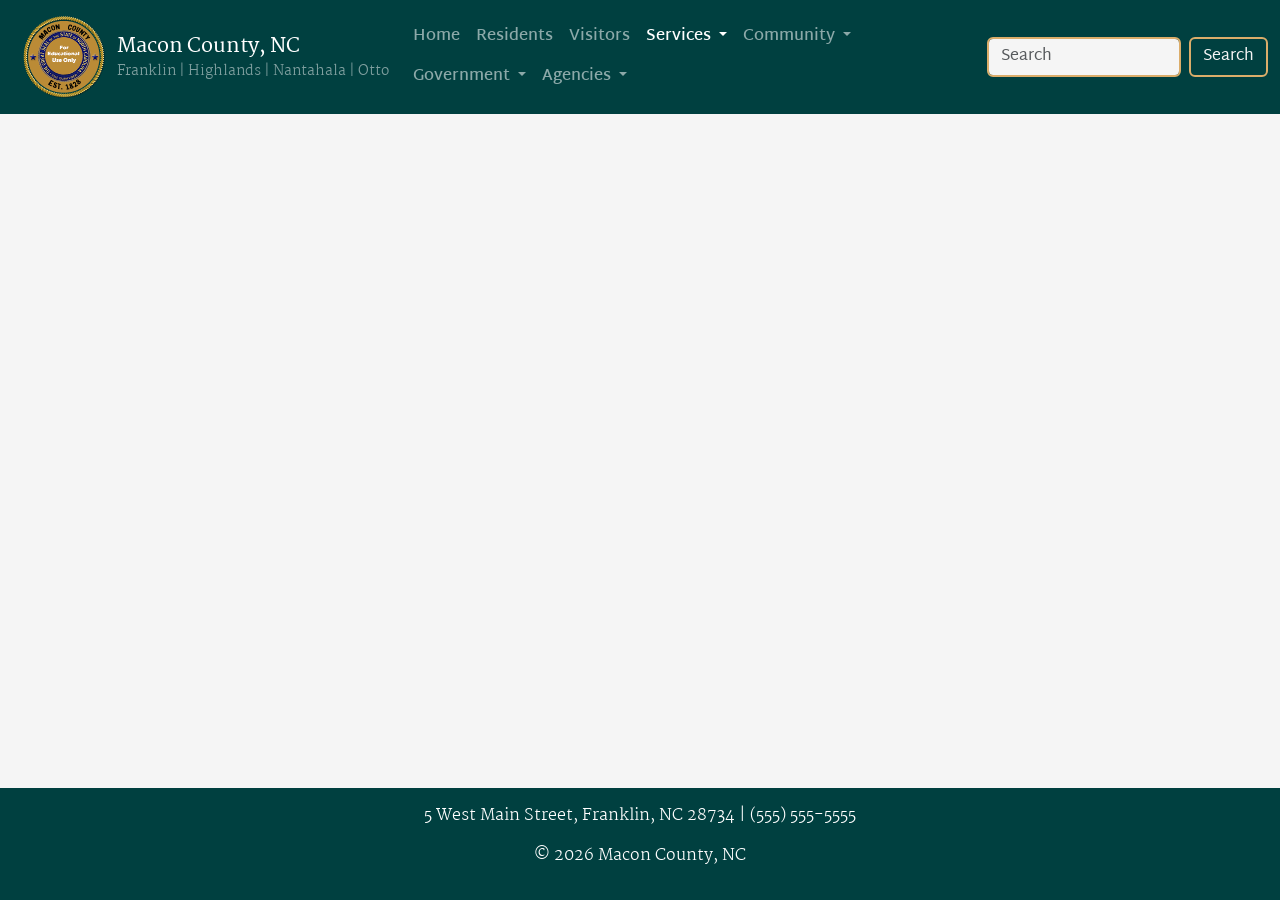
<file: services/index.html>
<!doctype html>
<html lang="en">
  <head>
    <meta charset="UTF-8" />
    <meta name="viewport" content="width=device-width, initial-scale=1.0" />
    <title>Services - Macon County, NC</title>
    <!-- Bootstrap CSS/JS -->
    <link
      href="https://cdn.jsdelivr.net/npm/bootstrap@5.3.8/dist/css/bootstrap.min.css"
      rel="stylesheet"
      integrity="sha384-sRIl4kxILFvY47J16cr9ZwB07vP4J8+LH7qKQnuqkuIAvNWLzeN8tE5YBujZqJLB"
      crossorigin="anonymous" />
    <script
      src="https://cdn.jsdelivr.net/npm/bootstrap@5.3.8/dist/js/bootstrap.bundle.min.js"
      integrity="sha384-FKyoEForCGlyvwx9Hj09JcYn3nv7wiPVlz7YYwJrWVcXK/BmnVDxM+D2scQbITxI"
      crossorigin="anonymous"
      defer></script>
    <!-- Google Fonts -->
    <link rel="preconnect" href="https://fonts.googleapis.com" />
    <link rel="preconnect" href="https://fonts.gstatic.com" crossorigin />
    <link
      href="https://fonts.googleapis.com/css2?family=Martel+Sans:wght@200;300;400;600;700;800;900&family=Martel:wght@200;300;400;600;700;800;900&display=swap"
      rel="stylesheet" />
    <!-- Custom CSS -->
    <link rel="stylesheet" href="../styles/main.css" />
    <!-- Favicon -->
    <link
      rel="icon"
      type="image/png"
      sizes="32x32"
      href="../images/favicon-32.png" />
  </head>
  <body class="container-fluid d-flex flex-column min-vh-100 px-0">
    <header>
      <!-- Navigation Bar -->
      <nav class="navbar navbar-expand-lg navbar-dark" aria-label="navigation">
        <div class="container-fluid">
          <a class="navbar-brand d-flex" href="../">
            <img
              src="../images/mock-macon-county-north-carolina.png"
              alt="Macon County, NC Seal"
              class="nav-logo"
              width="105" />
            <div class="d-flex flex-column justify-content-center">
              <span id="navTitle">Macon County, NC</span>
              <span id="navSubtitle" class="d-block text-white-50"
                >Franklin | Highlands | Nantahala | Otto</span
              >
            </div>
          </a>
          <button
            class="navbar-toggler"
            type="button"
            data-bs-toggle="collapse"
            data-bs-target="#navbarSupportedContent"
            aria-controls="navbarSupportedContent"
            aria-expanded="false"
            aria-label="Toggle navigation">
            <span class="navbar-toggler-icon"></span>
          </button>
          <div class="collapse navbar-collapse" id="navbarSupportedContent">
            <ul
              class="navbar-nav flex-wrap me-auto mb-2 mb-lg-0 martel-sans-semibold">
              <li class="nav-item">
                <a class="nav-link" href="../">Home</a>
              </li>
              <li class="nav-item">
                <a class="nav-link" href="../residents/">Residents</a>
              </li>
              <li class="nav-item">
                <a class="nav-link" href="../visitors/">Visitors</a>
              </li>
              <!-- Services Dropdown -->
              <li class="nav-item dropdown">
                <a
                  class="nav-link dropdown-toggle active"
                  href="#"
                  role="button"
                  data-bs-toggle="dropdown"
                  aria-expanded="false">
                  Services
                </a>
                <ul class="dropdown-menu">
                  <li>
                    <a class="dropdown-item" href="../services/">Services</a>
                  </li>
                  <li><hr class="dropdown-divider" /></li>
                  <li>
                    <a class="dropdown-item" href="#">Records</a>
                  </li>
                  <li>
                    <a class="dropdown-item" href="#">Forms</a>
                  </li>
                </ul>
              </li>
              <!-- Community Dropdown -->
              <li class="nav-item dropdown">
                <a
                  class="nav-link dropdown-toggle"
                  href="#"
                  role="button"
                  data-bs-toggle="dropdown"
                  aria-expanded="false">
                  Community
                </a>
                <ul class="dropdown-menu">
                  <li>
                    <a class="dropdown-item" href="../community/">Community</a>
                  </li>
                  <li><hr class="dropdown-divider" /></li>
                  <li>
                    <a class="dropdown-item" href="#">Announcements</a>
                  </li>
                  <li>
                    <a class="dropdown-item" href="#">Events</a>
                  </li>
                </ul>
              </li>
              <!-- Government Dropdown -->
              <li class="nav-item dropdown">
                <a
                  class="nav-link dropdown-toggle"
                  href="#"
                  role="button"
                  data-bs-toggle="dropdown"
                  aria-expanded="false">
                  Government
                </a>
                <ul class="dropdown-menu">
                  <li>
                    <a class="dropdown-item" href="../government/">Government</a>
                  </li>
                  <li><hr class="dropdown-divider" /></li>
                  <li>
                    <a class="dropdown-item" href="#">Commissioners</a>
                  </li>
                  <li>
                    <a class="dropdown-item" href="#">Boards & Committees</a>
                  </li>
                </ul>
              </li>
              <!-- Agencies Dropdown -->
              <li class="nav-item dropdown">
                <a
                  class="nav-link dropdown-toggle"
                  href="#"
                  role="button"
                  data-bs-toggle="dropdown"
                  aria-expanded="false">
                  Agencies
                </a>
                <ul class="dropdown-menu">
                  <li>
                    <a class="dropdown-item" href="../agencies/">Agencies</a>
                  </li>
                  <li><hr class="dropdown-divider" /></li>
                  <li>
                    <a class="dropdown-item" href="#">Emergency Services</a>
                  </li>
                  <li>
                    <a class="dropdown-item" href="#">Board of Elections</a>
                  </li>
                </ul>
              </li>
            </ul>
            <!-- Search Form -->
            <form class="d-flex" role="search">
              <input
                id="navSearchInput"
                class="form-control me-2"
                type="search"
                placeholder="Search"
                aria-label="Search" />
              <button
                id="navSearchBtn"
                class="btn btn-outline-secondary"
                type="submit">
                Search
              </button>
            </form>
          </div>
        </div>
      </nav>
    </header>
    <main></main>
    <footer class="mt-auto py-3 text-center text-white martel-light">
      <p>5 West Main Street, Franklin, NC 28734 | (555) 555-5555</p>
      <p>&copy; 2026 Macon County, NC</p>
    </footer>
  </body>
</html>
</file>
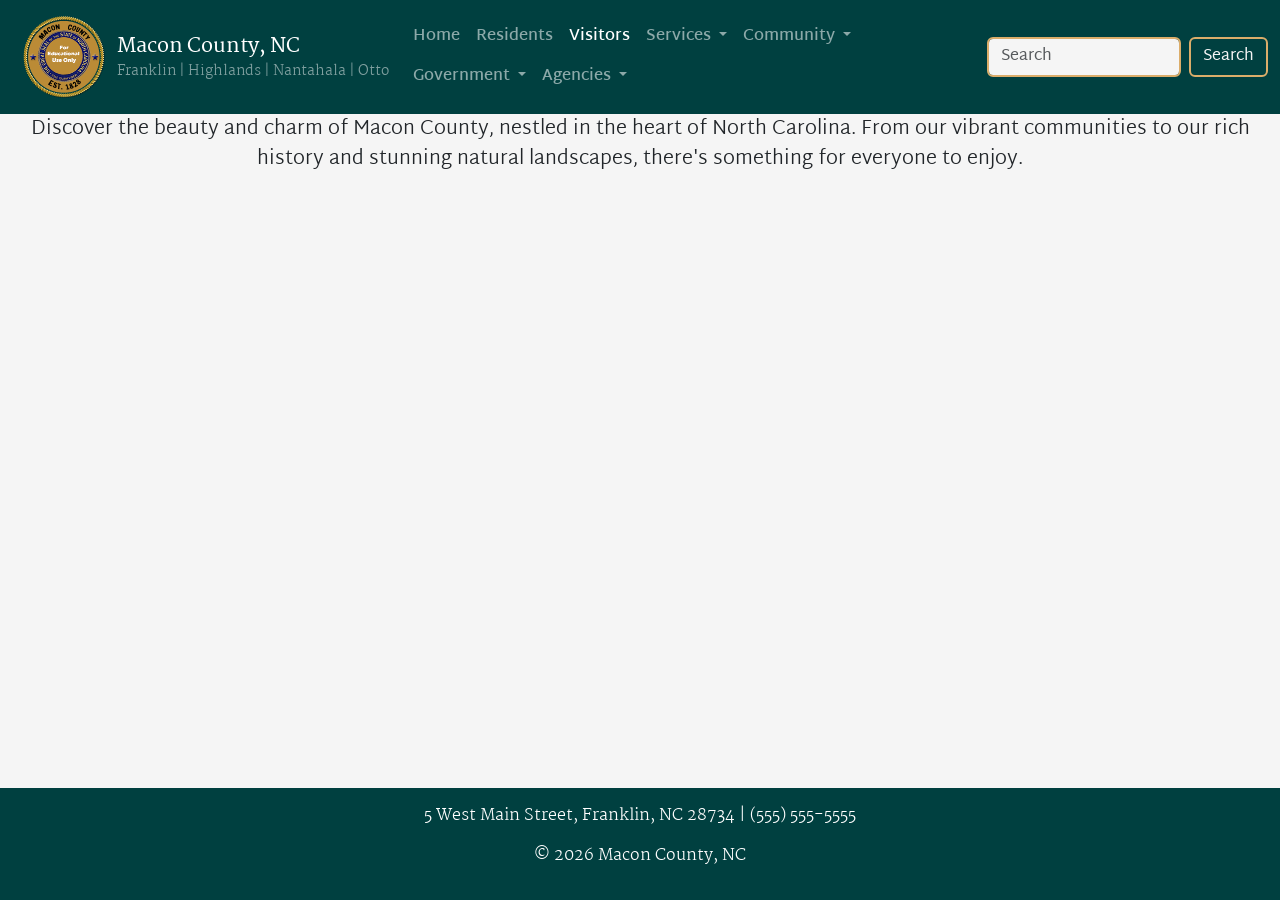
<file: visitors/index.html>
<!doctype html>
<html lang="en">
  <head>
    <meta charset="UTF-8" />
    <meta name="viewport" content="width=device-width, initial-scale=1.0" />
    <title>Visitors - Macon County, NC</title>
    <!-- Bootstrap CSS/JS -->
    <link
      href="https://cdn.jsdelivr.net/npm/bootstrap@5.3.8/dist/css/bootstrap.min.css"
      rel="stylesheet"
      integrity="sha384-sRIl4kxILFvY47J16cr9ZwB07vP4J8+LH7qKQnuqkuIAvNWLzeN8tE5YBujZqJLB"
      crossorigin="anonymous" />
    <script
      src="https://cdn.jsdelivr.net/npm/bootstrap@5.3.8/dist/js/bootstrap.bundle.min.js"
      integrity="sha384-FKyoEForCGlyvwx9Hj09JcYn3nv7wiPVlz7YYwJrWVcXK/BmnVDxM+D2scQbITxI"
      crossorigin="anonymous"
      defer></script>
    <!-- Google Fonts -->
    <link rel="preconnect" href="https://fonts.googleapis.com" />
    <link rel="preconnect" href="https://fonts.gstatic.com" crossorigin />
    <link
      href="https://fonts.googleapis.com/css2?family=Martel+Sans:wght@200;300;400;600;700;800;900&family=Martel:wght@200;300;400;600;700;800;900&display=swap"
      rel="stylesheet" />
    <!-- Custom CSS -->
    <link rel="stylesheet" href="../styles/main.css" />
    <!-- Favicon -->
    <link
      rel="icon"
      type="image/png"
      sizes="32x32"
      href="../images/favicon-32.png" />
  </head>
  <body class="container-fluid d-flex flex-column min-vh-100 px-0">
    <header>
      <!-- Navigation Bar -->
      <nav class="navbar navbar-expand-lg navbar-dark" aria-label="navigation">
        <div class="container-fluid">
          <a class="navbar-brand d-flex" href="../">
            <img
              src="../images/mock-macon-county-north-carolina.png"
              alt="Macon County, NC Seal"
              class="nav-logo"
              width="105" />
            <div class="d-flex flex-column justify-content-center">
              <span id="navTitle">Macon County, NC</span>
              <span id="navSubtitle" class="d-block text-white-50"
                >Franklin | Highlands | Nantahala | Otto</span
              >
            </div>
          </a>
          <button
            class="navbar-toggler"
            type="button"
            data-bs-toggle="collapse"
            data-bs-target="#navbarSupportedContent"
            aria-controls="navbarSupportedContent"
            aria-expanded="false"
            aria-label="Toggle navigation">
            <span class="navbar-toggler-icon"></span>
          </button>
          <div class="collapse navbar-collapse" id="navbarSupportedContent">
            <ul
              class="navbar-nav flex-wrap me-auto mb-2 mb-lg-0 martel-sans-semibold">
              <li class="nav-item">
                <a class="nav-link" href="../">Home</a>
              </li>
              <li class="nav-item">
                <a class="nav-link" href="../residents/">Residents</a>
              </li>
              <li class="nav-item">
                <a class="nav-link active" aria-current="page" href="../visitors/">Visitors</a>
              </li>
              <!-- Services Dropdown -->
              <li class="nav-item dropdown">
                <a
                  class="nav-link dropdown-toggle"
                  href="#"
                  role="button"
                  data-bs-toggle="dropdown"
                  aria-expanded="false">
                  Services
                </a>
                <ul class="dropdown-menu">
                  <li>
                    <a class="dropdown-item" href="../services/">Services</a>
                  </li>
                  <li><hr class="dropdown-divider" /></li>
                  <li>
                    <a class="dropdown-item" href="#">Records</a>
                  </li>
                  <li>
                    <a class="dropdown-item" href="#">Forms</a>
                  </li>
                </ul>
              </li>
              <!-- Community Dropdown -->
              <li class="nav-item dropdown">
                <a
                  class="nav-link dropdown-toggle"
                  href="#"
                  role="button"
                  data-bs-toggle="dropdown"
                  aria-expanded="false">
                  Community
                </a>
                <ul class="dropdown-menu">
                  <li>
                    <a class="dropdown-item" href="../community/">Community</a>
                  </li>
                  <li><hr class="dropdown-divider" /></li>
                  <li>
                    <a class="dropdown-item" href="#">Announcements</a>
                  </li>
                  <li>
                    <a class="dropdown-item" href="#">Events</a>
                  </li>
                </ul>
              </li>
              <!-- Government Dropdown -->
              <li class="nav-item dropdown">
                <a
                  class="nav-link dropdown-toggle"
                  href="#"
                  role="button"
                  data-bs-toggle="dropdown"
                  aria-expanded="false">
                  Government
                </a>
                <ul class="dropdown-menu">
                  <li>
                    <a class="dropdown-item" href="../government/">Government</a>
                  </li>
                  <li><hr class="dropdown-divider" /></li>
                  <li>
                    <a class="dropdown-item" href="#">Commissioners</a>
                  </li>
                  <li>
                    <a class="dropdown-item" href="#">Boards & Committees</a>
                  </li>
                </ul>
              </li>
              <!-- Agencies Dropdown -->
              <li class="nav-item dropdown">
                <a
                  class="nav-link dropdown-toggle"
                  href="#"
                  role="button"
                  data-bs-toggle="dropdown"
                  aria-expanded="false">
                  Agencies
                </a>
                <ul class="dropdown-menu">
                  <li>
                    <a class="dropdown-item" href="../agencies/">Agencies</a>
                  </li>
                  <li><hr class="dropdown-divider" /></li>
                  <li>
                    <a class="dropdown-item" href="#">Emergency Services</a>
                  </li>
                  <li>
                    <a class="dropdown-item" href="#">Board of Elections</a>
                  </li>
                </ul>
              </li>
            </ul>
            <!-- Search Form -->
            <form class="d-flex" role="search">
              <input
                id="navSearchInput"
                class="form-control me-2"
                type="search"
                placeholder="Search"
                aria-label="Search" />
              <button
                id="navSearchBtn"
                class="btn btn-outline-secondary"
                type="submit">
                Search
              </button>
            </form>
          </div>
        </div>
      </nav>
    </header>
    <main>
      <p class="lead text-center mb-5">
        Discover the beauty and charm of Macon County, nestled in the heart of
        North Carolina. From our vibrant communities to our rich history and
        stunning natural landscapes, there's something for everyone to enjoy.
      </p>
    </main>
    <footer class="mt-auto py-3 text-center text-white martel-light">
      <p>5 West Main Street, Franklin, NC 28734 | (555) 555-5555</p>
      <p>&copy; 2026 Macon County, NC</p>
    </footer>
  </body>
</html>
</file>
<file: styles/main.css>
/* BASE */

body {
  background-color: #f5f5f5;
  font-family: 'Martel Sans', sans-serif;
}

h1 {
  font-family: 'Martel', serif;
  font-weight: 800;
  font-size: 2rem;
}

h2 {
  font-family: 'Martel', serif;
  font-weight: 700;
  font-size: 1.5rem;
}

h3 {
  font-family: 'Martel', serif;
  font-weight: 600;
  font-size: 1.25rem;
}

a {
  color: #004040;
  text-decoration: underline;
}

a:hover,
a:focus {
  color: #004040bf;
  text-decoration: none;
}

.btn-primary {
  background-color: #004040;
  border-color: #004040;
}

.btn-primary:hover,
.btn-primary:focus {
  background-color: #004040bf;
  border-color: #004040bf;
}

.btn-secondary {
  background-color: #dbad6a;
  border-color: #dbad6a;
  font-size: 0.875rem;
}

/* HEADER */
/* ---------------------------------------- */

/* Navigation */

.navbar {
  background-color: #004040;
}

#navTitle {
  font-family: 'Martel', serif;
  font-weight: 600;
  font-size: 1.25rem;
}

#navSubtitle {
  font-family: 'Martel', serif;
  font-weight: 300;
  color: #fff;
  font-size: 0.875rem;
}

.dropdown-menu {
  background-color: #f5f5f5;
}

.nav-item ul.dropdown-menu li:first-of-type .dropdown-item {
  /* first link in nav dropdown menu */
  font-weight: 600;
}

#navSearchInput {
  background-color: #f5f5f5;
  border: 2px solid #dbad6a;
}

#navSearchInput:focus {
  background-color: #f5f5f5;
  box-shadow: 0 0 0 0.25rem #dbad6a80;
}

#navSearchBtn {
  border: 2px solid #dbad6a;
  color: #f5f5f5;
}

#navSearchBtn:hover,
#navSearchBtn:focus {
  background-color: #dbad6a;
}

/* Breadcrumb */

.nav-breadcrumb {
  margin: 1rem;
  --bs-breadcrumb-divider: '>';
}

.breadcrumb-item.active {
  color: #004040;
  font-weight: 600;
}

/* ---------------------------------------- */

/* MAIN */
/* ---------------------------------------- */

hr {
  border-top: 2px solid #dbad6a;
  opacity: 0.8;
}

/* ---------------------------------------- */

/* FOOTER */
/* ---------------------------------------- */

footer {
  background-color: #004040;
}

/* ---------------------------------------- */

/* FONTS */

.martel-extralight {
  font-family: 'Martel', serif;
  font-weight: 200;
  font-style: normal;
}

.martel-light {
  font-family: 'Martel', serif;
  font-weight: 300;
  font-style: normal;
}

.martel-regular {
  font-family: 'Martel', serif;
  font-weight: 400;
  font-style: normal;
}

.martel-semibold {
  font-family: 'Martel', serif;
  font-weight: 600;
  font-style: normal;
}

.martel-bold {
  font-family: 'Martel', serif;
  font-weight: 700;
  font-style: normal;
}

.martel-extrabold {
  font-family: 'Martel', serif;
  font-weight: 800;
  font-style: normal;
}

.martel-black {
  font-family: 'Martel', serif;
  font-weight: 900;
  font-style: normal;
}

.martel-sans-extralight {
  font-family: 'Martel Sans', sans-serif;
  font-weight: 200;
  font-style: normal;
}

.martel-sans-light {
  font-family: 'Martel Sans', sans-serif;
  font-weight: 300;
  font-style: normal;
}

.martel-sans-regular {
  font-family: 'Martel Sans', sans-serif;
  font-weight: 400;
  font-style: normal;
}

.martel-sans-semibold {
  font-family: 'Martel Sans', sans-serif;
  font-weight: 600;
  font-style: normal;
}

.martel-sans-bold {
  font-family: 'Martel Sans', sans-serif;
  font-weight: 700;
  font-style: normal;
}

.martel-sans-extrabold {
  font-family: 'Martel Sans', sans-serif;
  font-weight: 800;
  font-style: normal;
}

.martel-sans-black {
  font-family: 'Martel Sans', sans-serif;
  font-weight: 900;
  font-style: normal;
}
</file>
<file: styles/home.css>
/* Carousel */

#homeCarousel {
  border: 5px solid #dbad6a;
  padding: 0;
  box-shadow: 0 0 10px #dbad6a80;
}

.carousel-item img {
  width: 100%;
  height: 300px;
  object-fit: cover;
}

@media (min-width: 768px) {
  .carousel-item img {
    height: 400px;
  }
}

@media (min-width: 1200px) {
  .carousel-item img {
    height: 500px;
  }
}

/* Events Aside */

#upcomingEvents {
  height: 400px;
  overflow-y: auto;
}

span.rounded-pill {
  font-size: 0.875rem;
  font-weight: 400;
}
</file>
<file: styles/top-level-page.css>
.card-header {
  background-color: #d1d0dc;
}
</file>
<file: styles/quick-links-page.css>
ul.accordion {
  list-style: none;
  padding: 0;
}

.accordion-button:not(.collapsed) {
  background-color: #dbad6a;
  color: #fff;
  font-weight: 700;
}

.accordion-button:focus {
  box-shadow: 0 0 0 0.25rem #dbad6a80;
}

.accordion-button:not(.collapsed)::after {
  filter: brightness(0) invert(1);
}
</file>
